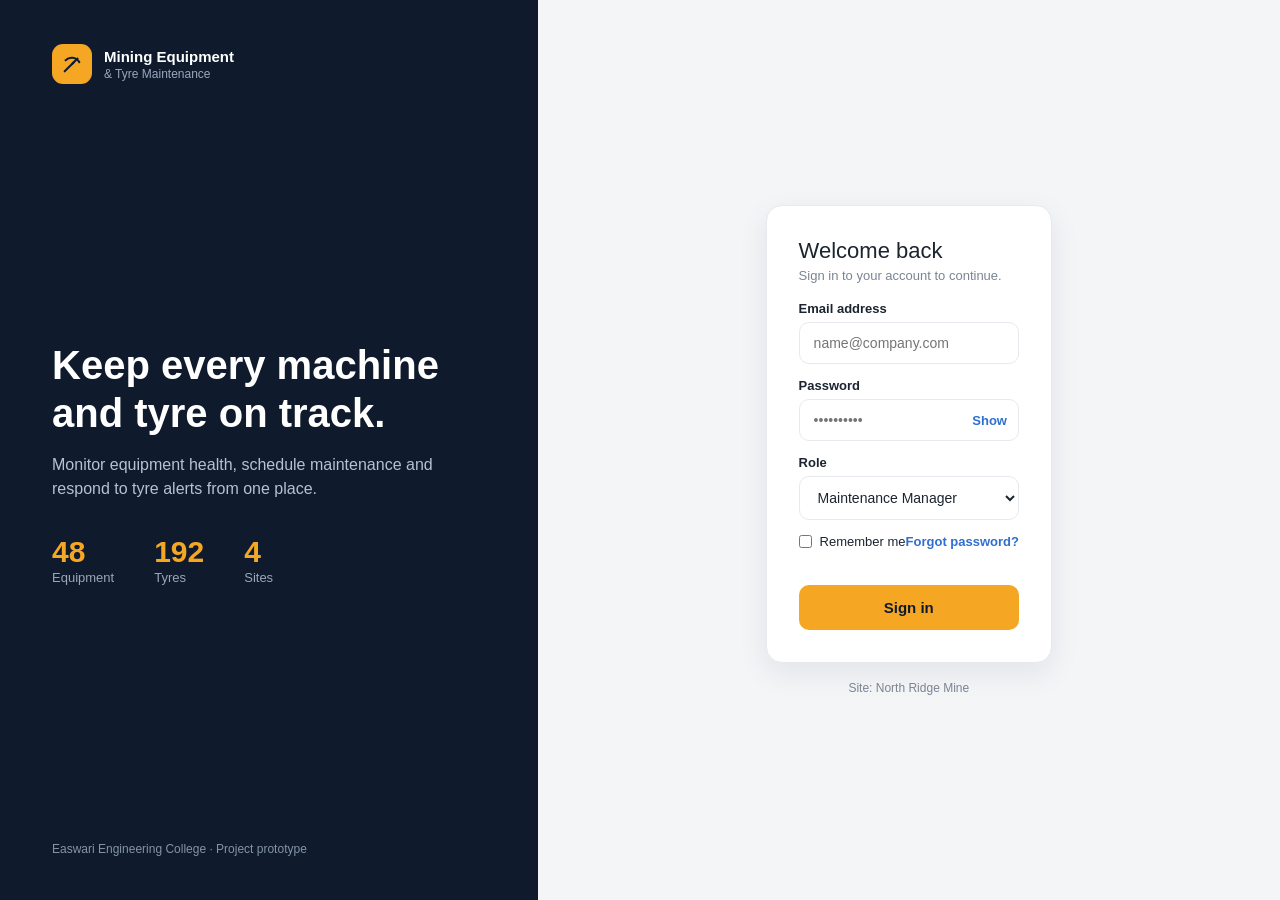
<file: index.html>
<!DOCTYPE html>
<html lang="en">
<head>
<meta charset="UTF-8">
<meta http-equiv="refresh" content="0; url=login.html">
<title>Mining Equipment &amp; Tyre Maintenance</title>
</head>
<body>
<p>Opening the platform... <a href="login.html">Click here if it does not open</a></p>
</body>
</html>
</file>
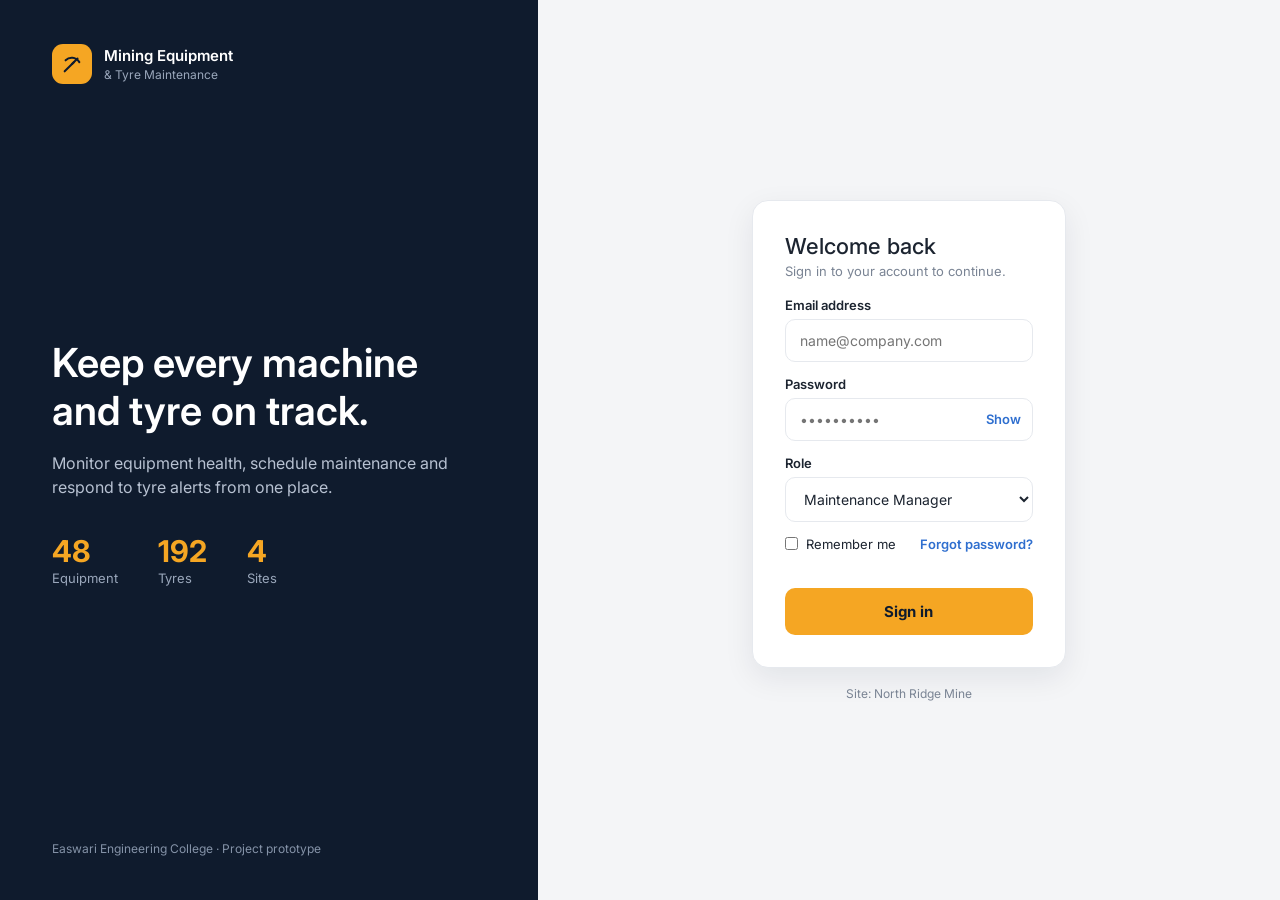
<file: alerts.html>
<!DOCTYPE html>
<html lang="en">
<head>
<meta charset="UTF-8">
<meta name="viewport" content="width=device-width, initial-scale=1">
<title>Alerts - Mining Equipment &amp; Tyre Maintenance</title>
<link href="https://fonts.googleapis.com/css2?family=Inter:wght@400;500;600;700&display=swap" rel="stylesheet">
<link rel="stylesheet" href="style.css">
</head>
<body data-key="alerts" data-title="Alerts">
<div class="app">
  <aside class="sidebar" id="sidebar"></aside>
  <div class="content">
    <header class="topbar" id="topbar"></header>
    <main class="main">
      <div class="top">
        <div>
          <h1>Alerts</h1>
          <p class="sub">Alerts for abnormal readings and overdue tasks, shown in order of severity.</p>
        </div>
      </div>
      <section class="mini-stats">
        <div class="card mini"><div class="label">Critical</div><div class="num c-red" id="cCrit">3</div></div>
        <div class="card mini"><div class="label">Warning</div><div class="num c-orange" id="cWarn">2</div></div>
        <div class="card mini"><div class="label">Information</div><div class="num c-blue" id="cInfo">1</div></div>
        <div class="card mini"><div class="label">Resolved today</div><div class="num c-green" id="cDone">0</div></div>
      </section>
      <div class="tools">
        <select id="filter"><option value="">All severity</option><option>Critical</option><option>Warning</option><option>Information</option></select>
      </div>
      <section class="card">
        <div class="card-head"><div><h2>Alerts</h2><p class="sub">Ordered by severity. Select "Mark resolved" when the problem is fixed.</p></div></div>
        <div id="alertList">
          <div class="alert" data-sev="Critical"><div class="icon bg-red" data-icon="gauge"></div><div style="flex:1"><b>Tyre pressure below recommended level</b><small>EQ-HT-023 · Front right · 88 PSI (limit 95)</small></div><span class="tag t-red">Critical</span><div class="time" style="margin-left:14px">8 min ago</div><button class="btn-sm resolve" style="margin-left:14px">Mark resolved</button></div>
          <div class="alert" data-sev="Critical"><div class="icon bg-red" data-icon="tool"></div><div style="flex:1"><b>Engine maintenance due</b><small>EQ-EX-012 · Due in 6 hrs</small></div><span class="tag t-red">Critical</span><div class="time" style="margin-left:14px">34 min ago</div><button class="btn-sm resolve" style="margin-left:14px">Mark resolved</button></div>
          <div class="alert" data-sev="Critical"><div class="icon bg-red" data-icon="thermo"></div><div style="flex:1"><b>High tyre temperature detected</b><small>EQ-DT-031 · Rear axle · 96 °C (limit 85)</small></div><span class="tag t-red">Critical</span><div class="time" style="margin-left:14px">1 hr ago</div><button class="btn-sm resolve" style="margin-left:14px">Mark resolved</button></div>
          <div class="alert" data-sev="Warning"><div class="icon bg-orange" data-icon="gauge"></div><div style="flex:1"><b>Tread life below 45%</b><small>EQ-DT-031 · Rear left · 42% remaining</small></div><span class="tag t-orange">Warning</span><div class="time" style="margin-left:14px">3 hrs ago</div><button class="btn-sm resolve" style="margin-left:14px">Mark resolved</button></div>
          <div class="alert" data-sev="Warning"><div class="icon bg-orange" data-icon="thermo"></div><div style="flex:1"><b>Tyre temperature rising</b><small>EQ-EX-012 · Front left · 78 °C</small></div><span class="tag t-orange">Warning</span><div class="time" style="margin-left:14px">5 hrs ago</div><button class="btn-sm resolve" style="margin-left:14px">Mark resolved</button></div>
          <div class="alert" data-sev="Information"><div class="icon bg-blue" data-icon="info"></div><div style="flex:1"><b>Drill calibration scheduled</b><small>EQ-DR-004 · 29 Oct 2026</small></div><span class="tag t-blue">Information</span><div class="time" style="margin-left:14px">Yesterday</div><button class="btn-sm resolve" style="margin-left:14px">Mark resolved</button></div>
        </div>
        <div class="empty hidden" id="none">No unresolved alerts. All clear.</div>
      </section>
    </main>
  </div>
</div>
<script src="app.js"></script>
<script>
// alerts: filter by severity, mark as resolved, update counts and the sidebar badge
var list = document.getElementById("alertList");
var filter = document.getElementById("filter");
var done = 0;
function counts() {
  var c = { Critical: 0, Warning: 0, Information: 0 };
  list.querySelectorAll(".alert").forEach(function (a) { c[a.dataset.sev]++; });
  document.getElementById("cCrit").textContent = c.Critical;
  document.getElementById("cWarn").textContent = c.Warning;
  document.getElementById("cInfo").textContent = c.Information;
  document.getElementById("cDone").textContent = done;
  var badge = document.querySelector(".menu a[data-key=alerts] .badge");
  if (badge) { badge.textContent = c.Critical; badge.style.display = c.Critical ? "" : "none"; }
  document.getElementById("none").classList.toggle("hidden", list.children.length > 0);
}
list.addEventListener("click", function (e) {
  if (!e.target.classList.contains("resolve")) return;
  e.target.closest(".alert").remove();
  done++; counts(); MT.toast("Alert marked as resolved.");
});
filter.addEventListener("change", function () {
  list.querySelectorAll(".alert").forEach(function (a) { a.style.display = (!filter.value || a.dataset.sev === filter.value) ? "" : "none"; });
});
counts();
</script>
</body>
</html>
</file>
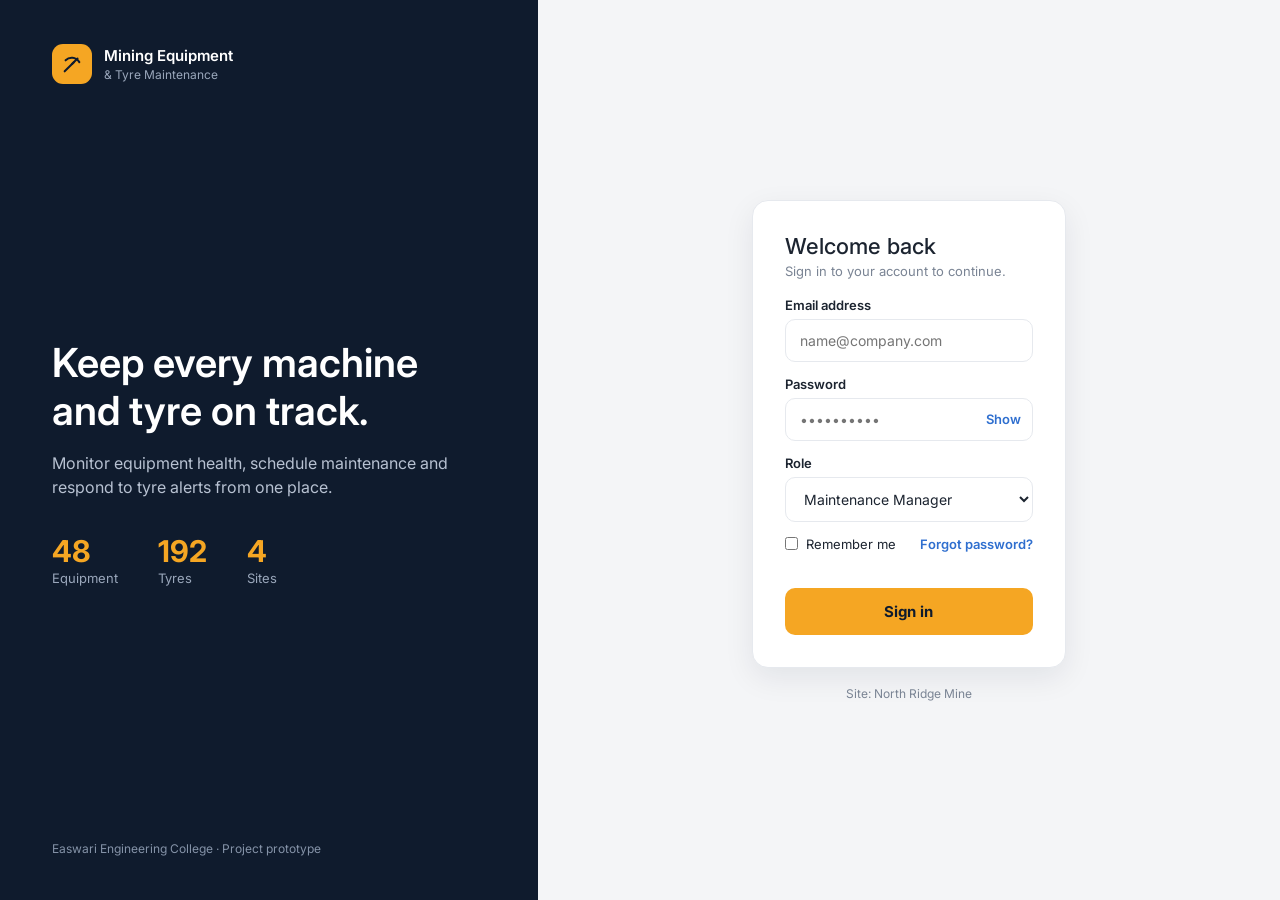
<file: dashboard.html>
<!DOCTYPE html>
<html lang="en">
<head>
<meta charset="UTF-8">
<meta name="viewport" content="width=device-width, initial-scale=1">
<title>Dashboard - Mining Equipment &amp; Tyre Maintenance</title>
<link href="https://fonts.googleapis.com/css2?family=Inter:wght@400;500;600;700&display=swap" rel="stylesheet">
<link rel="stylesheet" href="style.css">
</head>
<body data-key="dashboard" data-title="Dashboard">
<div class="app">
  <aside class="sidebar" id="sidebar"></aside>

  <div class="content">
    <header class="topbar" id="topbar"></header>

    <main class="main">
      <div class="top">
        <div>
          <h1>Operations Dashboard</h1>
          <p class="sub">Fleet health, maintenance priorities and tyre performance at a glance.</p>
        </div>
        <div class="live">Live · Updated 09:42 <span data-icon="refresh"></span></div>
      </div>

      <!-- Summary cards -->
      <section class="stats">
        <div class="card stat"><div class="head"><div class="label">Total Equipment</div><span class="ico bg-blue" data-icon="truck"></span></div><div class="row"><div class="num">48</div><div class="note c-blue">Across 4 sites</div></div></div>
        <div class="card stat"><div class="head"><div class="label">Active Equipment</div><span class="ico bg-green" data-icon="pulse"></span></div><div class="row"><div class="num">39</div><div class="note c-green">81.3% utilization</div></div></div>
        <div class="card stat"><div class="head"><div class="label">Under Maintenance</div><span class="ico bg-orange" data-icon="tool"></span></div><div class="row"><div class="num">6</div><div class="note c-orange">2 due today</div></div></div>
        <div class="card stat"><div class="head"><div class="label">Critical Alerts</div><span class="ico bg-red" data-icon="alert"></span></div><div class="row"><div class="num">3</div><div class="note c-red">Requires action</div></div></div>
        <div class="card stat"><div class="head"><div class="label">Total Tyres</div><span class="ico bg-dark" data-icon="tyre"></span></div><div class="row"><div class="num">192</div><div class="note">176 in service</div></div></div>
        <div class="card stat"><div class="head"><div class="label">Tyres Requiring Attention</div><span class="ico bg-orange" data-icon="gauge"></span></div><div class="row"><div class="num">12</div><div class="note c-orange">6.3% of fleet</div></div></div>
      </section>

      <!-- Charts and alerts -->
      <section class="grid3">
        <div class="card">
          <div class="card-head"><div><h2>Equipment Status</h2><p class="sub">Live fleet availability</p></div><a href="tyres-equipment.html#equipment">View fleet ↗</a></div>
          <div class="chart-wrap">
            <div class="donut" style="background: conic-gradient(#2A9D6F 0 81%, #D98A1A 81% 94%, #8b95a5 94% 98%, #D64545 98% 100%);"><div><span><b>48</b><small>EQUIPMENT</small></span></div></div>
            <div class="legend">
              <div class="l"><span><i style="background:#2A9D6F"></i>Active</span><b>39</b><span class="pct">81%</span></div>
              <div class="l"><span><i style="background:#D98A1A"></i>Maintenance</span><b>6</b><span class="pct">13%</span></div>
              <div class="l"><span><i style="background:#8b95a5"></i>Idle</span><b>2</b><span class="pct">4%</span></div>
              <div class="l"><span><i style="background:#D64545"></i>Breakdown</span><b>1</b><span class="pct">2%</span></div>
            </div>
          </div>
        </div>

        <div class="card">
          <div class="card-head"><div><h2>Tyre Health Overview</h2><p class="sub">Real-time pressure &amp; temperature</p></div><a href="tyres-equipment.html#tyres">View tyres ↗</a></div>
          <div class="chart-wrap">
            <div class="donut" style="background: conic-gradient(#2A9D6F 0 93.7%, #D98A1A 93.7% 98.4%, #D64545 98.4% 100%);"><div><span><b>192</b><small>TYRES</small></span></div></div>
            <div class="legend">
              <div class="l"><span><i style="background:#2A9D6F"></i>Healthy</span><b>180</b><span class="pct">93.7%</span></div>
              <div class="l"><span><i style="background:#D98A1A"></i>Warning</span><b>9</b><span class="pct">4.7%</span></div>
              <div class="l"><span><i style="background:#D64545"></i>Critical</span><b>3</b><span class="pct">1.6%</span></div>
              <div class="info"><span data-icon="info"></span>12 tyres require attention</div>
            </div>
          </div>
        </div>

        <div class="card">
          <div class="card-head"><div><h2>Critical Alerts</h2><p class="sub">3 unresolved alerts</p></div><a href="alerts.html">View all ↗</a></div>
          <div class="alert"><div class="icon bg-red" data-icon="gauge"></div><div><b>Tyre pressure below recommended level</b><small>EQ-HT-023 · Front right</small></div><div class="time">8 min ago</div></div>
          <div class="alert"><div class="icon bg-orange" data-icon="tool"></div><div><b>Engine maintenance due</b><small>EQ-EX-012 · Due in 6 hrs</small></div><div class="time">34 min ago</div></div>
          <div class="alert"><div class="icon bg-red" data-icon="thermo"></div><div><b>High tyre temperature detected</b><small>EQ-DT-031 · Rear axle</small></div><div class="time">1 hr ago</div></div>
        </div>
      </section>

      <!-- Recent maintenance -->
      <section class="card">
        <div class="card-head"><div><h2>Recent Maintenance Activities</h2><p class="sub">Latest service work across the fleet</p></div><a href="maintenance.html">View maintenance ↗</a></div>
        <div class="table-box">
          <table>
            <tr><th>Equipment ID</th><th>Equipment Name</th><th>Maintenance Type</th><th>Date</th><th>Technician</th><th>Status</th></tr>
            <tr><td class="id">EQ-EX-012</td><td>CAT 6060 Excavator</td><td>Preventive service</td><td>30 Sep 2026</td><td>A. Ndlovu</td><td><span class="tag t-green">Completed</span></td></tr>
            <tr><td class="id">EQ-DT-031</td><td>Komatsu 930E Truck</td><td>Tyre rotation</td><td>30 Sep 2026</td><td>M. Peterson</td><td><span class="tag t-blue">In Progress</span></td></tr>
            <tr><td class="id">EQ-LD-008</td><td>CAT 994K Loader</td><td>Hydraulic inspection</td><td>29 Sep 2026</td><td>S. Williams</td><td><span class="tag t-green">Completed</span></td></tr>
            <tr><td class="id">EQ-DR-004</td><td>Epiroc Pit Viper 351</td><td>Drill calibration</td><td>29 Sep 2026</td><td>T. Mokoena</td><td><span class="tag t-orange">Scheduled</span></td></tr>
            <tr><td class="id">EQ-GR-017</td><td>Komatsu GD655 Grader</td><td>Brake inspection</td><td>28 Sep 2026</td><td>L. Chen</td><td><span class="tag t-green">Completed</span></td></tr>
          </table>
        </div>
      </section>
    </main>
  </div>
</div>
<script src="app.js"></script>
</body>
</html>
</file>
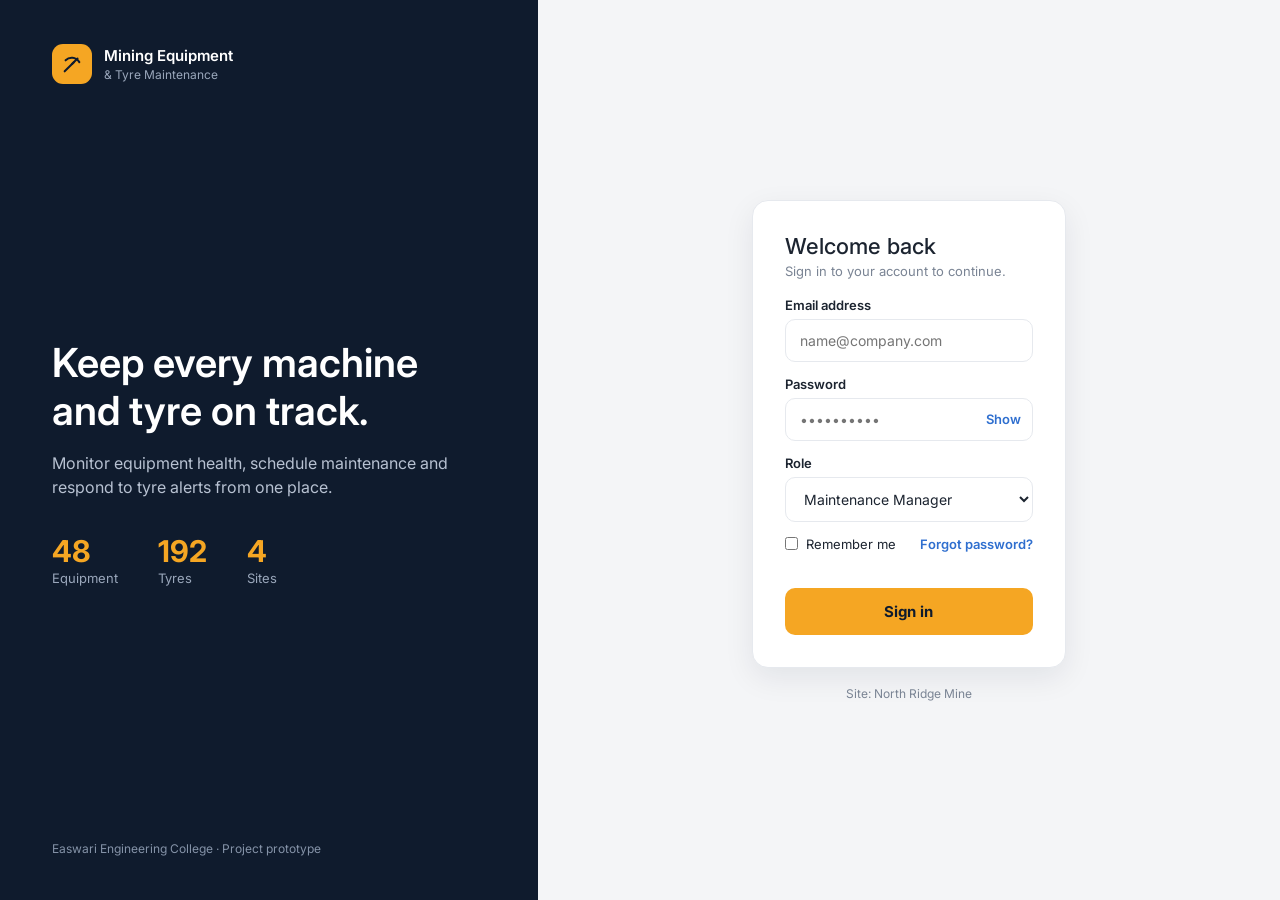
<file: login.html>
<!DOCTYPE html>
<html lang="en">
<head>
<meta charset="UTF-8">
<meta name="viewport" content="width=device-width, initial-scale=1">
<title>Sign in - Mining Equipment &amp; Tyre Maintenance</title>
<link href="https://fonts.googleapis.com/css2?family=Inter:wght@400;500;600;700&display=swap" rel="stylesheet">
<link rel="stylesheet" href="style.css">
</head>
<body>
<div class="login-page">

  <!-- Left: brand panel -->
  <section class="login-left">
    <div class="login-brand">
      <div class="logo-mark">
        <svg class="i" viewBox="0 0 24 24"><path d="M4 20L14 10"/><path d="M5 8c4-4 11-4 15 2"/><path d="M12 12l6-6"/></svg>
      </div>
      <div class="brand-text"><b>Mining Equipment</b><small>&amp; Tyre Maintenance</small></div>
    </div>

    <div>
      <h1>Keep every machine and tyre on track.</h1>
      <p>Monitor equipment health, schedule maintenance and respond to tyre alerts from one place.</p>
      <div class="login-stats">
        <div><b>48</b><small>Equipment</small></div>
        <div><b>192</b><small>Tyres</small></div>
        <div><b>4</b><small>Sites</small></div>
      </div>
    </div>

    <div class="login-foot">Easwari Engineering College · Project prototype</div>
  </section>

  <!-- Right: sign-in card -->
  <section class="login-right">
    <div>
      <form class="login-card" id="loginForm" novalidate>
        <h2>Welcome back</h2>
        <p class="sub">Sign in to your account to continue.</p>

        <label for="email">Email address</label>
        <input id="email" type="email" placeholder="name@company.com" autocomplete="username">

        <label for="password">Password</label>
        <div class="pw">
          <input id="password" type="password" placeholder="••••••••••" autocomplete="current-password">
          <button type="button" id="toggle">Show</button>
        </div>

        <label for="role">Role</label>
        <select id="role">
          <option>Admin</option>
          <option selected>Maintenance Manager</option>
          <option>Technician</option>
          <option>Operator</option>
        </select>

        <div class="remember">
          <label><input type="checkbox" id="remember"> Remember me</label>
          <a href="#" id="forgot">Forgot password?</a>
        </div>

        <div class="error" id="error" role="alert"></div>
        <button class="btn" type="submit">Sign in</button>
      </form>
      <div class="site-line">Site: North Ridge Mine</div>
    </div>
  </section>

</div>

<script>
// show / hide password
document.getElementById("toggle").addEventListener("click", function () {
  var p = document.getElementById("password");
  var hidden = p.type === "password";
  p.type = hidden ? "text" : "password";
  this.textContent = hidden ? "Hide" : "Show";
});

document.getElementById("forgot").addEventListener("click", function (e) {
  e.preventDefault();
  document.getElementById("error").style.color = "#7a8494";
  document.getElementById("error").textContent = "Password reset is not available in this prototype.";
});

// Prototype login: any email and password are accepted (as described in the report).
// After login: Admin / Maintenance Manager -> dashboard, Technician / Operator -> equipment page.
document.getElementById("loginForm").addEventListener("submit", function (e) {
  e.preventDefault();
  var err = document.getElementById("error");
  err.style.color = "";
  var email = document.getElementById("email").value.trim();
  var pass = document.getElementById("password").value;
  var role = document.getElementById("role").value;

  if (!email || !pass) {
    err.textContent = "Please enter your email address and password.";
    return;
  }
  var name = email.split("@")[0].replace(/[._]+/g, " ").replace(/\b\w/g, function (c) { return c.toUpperCase(); });
  try {
    sessionStorage.setItem("mt_user", JSON.stringify({ name: name, role: role, email: email, site: "North Ridge Mine" }));
  } catch (x) {}
  window.location.href = (role === "Operator" || role === "Technician") ? "tyres-equipment.html" : "dashboard.html";
});
</script>
</body>
</html>
</file>
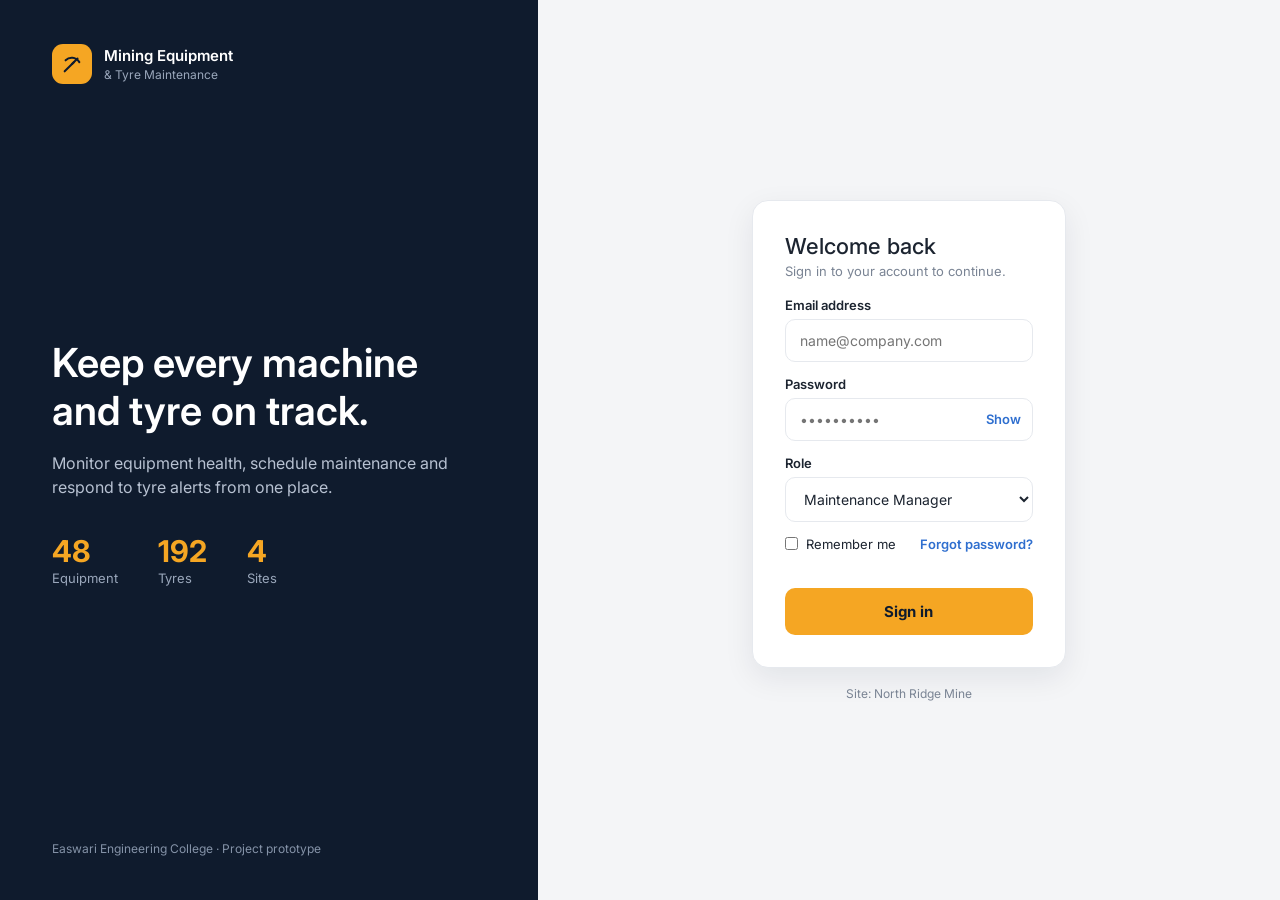
<file: maintenance.html>
<!DOCTYPE html>
<html lang="en">
<head>
<meta charset="UTF-8">
<meta name="viewport" content="width=device-width, initial-scale=1">
<title>Maintenance - Mining Equipment &amp; Tyre Maintenance</title>
<link href="https://fonts.googleapis.com/css2?family=Inter:wght@400;500;600;700&display=swap" rel="stylesheet">
<link rel="stylesheet" href="style.css">
</head>
<body data-key="maintenance" data-title="Maintenance">
<div class="app">
  <aside class="sidebar" id="sidebar"></aside>
  <div class="content">
    <header class="topbar" id="topbar"></header>
    <main class="main">
      <div class="top">
        <div>
          <h1>Maintenance</h1>
          <p class="sub">Preventive maintenance schedule and work orders for the fleet.</p>
        </div>
      </div>
      <section class="mini-stats">
        <div class="card mini"><div class="label">Open work orders</div><div class="num">5</div></div>
        <div class="card mini"><div class="label">In progress</div><div class="num c-blue">2</div></div>
        <div class="card mini"><div class="label">Overdue</div><div class="num c-red">1</div></div>
        <div class="card mini"><div class="label">Completed (30 days)</div><div class="num c-green">3</div></div>
      </section>
      <div class="tools">
        <input id="search" type="text" placeholder="Search by work order, equipment or technician...">
        <select id="filter"><option value="">All status</option><option>Scheduled</option><option>In Progress</option><option>Overdue</option><option>Completed</option></select>
      </div>
      <section class="card">
        <div class="card-head"><div><h2>Work Orders</h2><p class="sub">Preventive maintenance tasks and repairs</p></div></div>
        <div class="table-box">
          <table>
            <tr><th>Work Order</th><th>Equipment</th><th>Task</th><th>Priority</th><th>Assigned To</th><th>Due Date</th><th>Status</th></tr>
            <tr data-status="Scheduled"><td class="id">WO-1048</td><td>EQ-EX-012 · CAT 6060 Excavator</td><td>Engine maintenance</td><td>High</td><td>A. Ndlovu</td><td>26 Oct 2026</td><td><span class="tag t-orange">Scheduled</span></td></tr>
            <tr data-status="In Progress"><td class="id">WO-1047</td><td>EQ-DT-031 · Komatsu 930E Truck</td><td>Tyre rotation</td><td>High</td><td>M. Peterson</td><td>26 Oct 2026</td><td><span class="tag t-blue">In Progress</span></td></tr>
            <tr data-status="In Progress"><td class="id">WO-1046</td><td>EQ-HT-023 · CAT 797F Haul Truck</td><td>Tyre pressure correction</td><td>High</td><td>S. Williams</td><td>26 Oct 2026</td><td><span class="tag t-blue">In Progress</span></td></tr>
            <tr data-status="Scheduled"><td class="id">WO-1045</td><td>EQ-DR-004 · Epiroc Pit Viper 351</td><td>Drill calibration</td><td>Medium</td><td>T. Mokoena</td><td>29 Oct 2026</td><td><span class="tag t-orange">Scheduled</span></td></tr>
            <tr data-status="Overdue"><td class="id">WO-1044</td><td>EQ-WT-002 · CAT 777G Water Truck</td><td>Breakdown repair</td><td>High</td><td>L. Chen</td><td>24 Oct 2026</td><td><span class="tag t-red">Overdue</span></td></tr>
            <tr data-status="Completed"><td class="id">WO-1043</td><td>EQ-EX-012 · CAT 6060 Excavator</td><td>Preventive service</td><td>Medium</td><td>A. Ndlovu</td><td>30 Sep 2026</td><td><span class="tag t-green">Completed</span></td></tr>
            <tr data-status="Completed"><td class="id">WO-1042</td><td>EQ-LD-008 · CAT 994K Loader</td><td>Hydraulic inspection</td><td>Medium</td><td>S. Williams</td><td>29 Sep 2026</td><td><span class="tag t-green">Completed</span></td></tr>
            <tr data-status="Completed"><td class="id">WO-1041</td><td>EQ-GR-017 · Komatsu GD655 Grader</td><td>Brake inspection</td><td>Low</td><td>L. Chen</td><td>28 Sep 2026</td><td><span class="tag t-green">Completed</span></td></tr>
          </table>
        </div>
      </section>
    </main>
  </div>
</div>
<script src="app.js"></script>
<script>
// search and status filter
var search = document.getElementById("search"), filter = document.getElementById("filter");
function apply() {
  var t = search.value.toLowerCase(), s = filter.value;
  document.querySelectorAll("tr[data-status]").forEach(function (r) {
    r.style.display = (r.textContent.toLowerCase().indexOf(t) !== -1 && (!s || r.dataset.status === s)) ? "" : "none";
  });
}
search.addEventListener("input", apply); filter.addEventListener("change", apply);
</script>
</body>
</html>
</file>
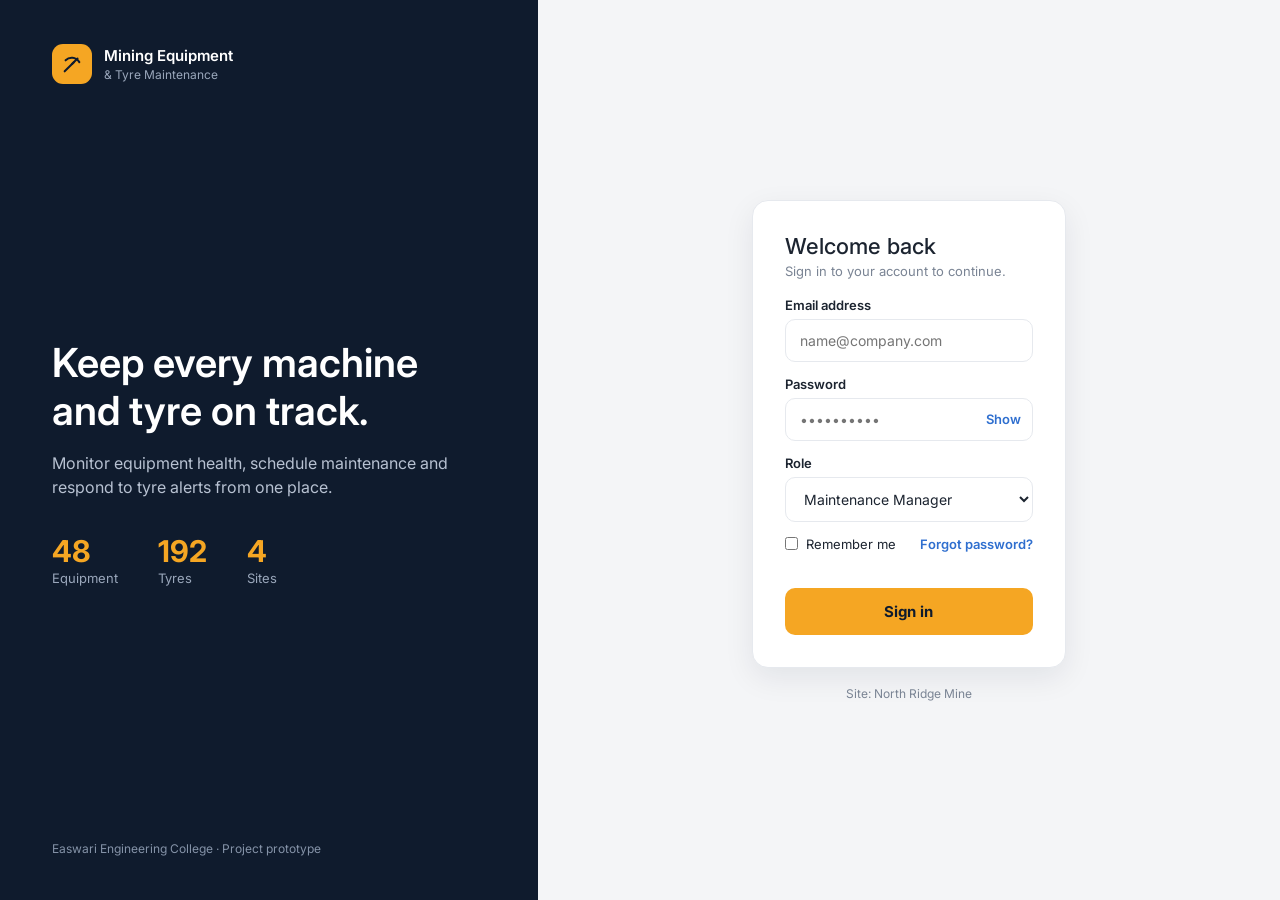
<file: reports.html>
<!DOCTYPE html>
<html lang="en">
<head>
<meta charset="UTF-8">
<meta name="viewport" content="width=device-width, initial-scale=1">
<title>Reports - Mining Equipment &amp; Tyre Maintenance</title>
<link href="https://fonts.googleapis.com/css2?family=Inter:wght@400;500;600;700&display=swap" rel="stylesheet">
<link rel="stylesheet" href="style.css">
</head>
<body data-key="reports" data-title="Reports">
<div class="app">
  <aside class="sidebar" id="sidebar"></aside>
  <div class="content">
    <header class="topbar" id="topbar"></header>
    <main class="main">
      <div class="top">
        <div>
          <h1>Reports</h1>
          <p class="sub">Tyre life, maintenance completion, downtime and cost summaries.</p>
        </div>
      </div>
      <div class="tools">
        <select id="period"><option value="7">Last 7 days</option><option value="30" selected>Last 30 days</option><option value="90">Last 90 days</option></select>
        <select id="site"><option>North Ridge Mine</option><option>All sites</option></select>
      </div>

      <section class="mini-stats">
        <div class="card mini"><div class="label">Maintenance completion</div><div class="num c-green" id="k1">92%</div></div>
        <div class="card mini"><div class="label">Downtime (hours)</div><div class="num c-orange" id="k2">64</div></div>
        <div class="card mini"><div class="label">Average tyre life</div><div class="num" id="k3">68%</div></div>
        <div class="card mini"><div class="label">Maintenance cost</div><div class="num" id="k4">$42,300</div></div>
      </section>

      <section class="grid2">
        <div class="card">
          <div class="card-head"><div><h2>Tyre Life Remaining</h2><p class="sub">Average tread life by equipment</p></div></div>
          <div id="chartLife"></div>
        </div>
        <div class="card">
          <div class="card-head"><div><h2>Downtime by Equipment</h2><p class="sub">Hours out of service</p></div></div>
          <div id="chartDown"></div>
        </div>
      </section>

      <section class="card">
        <div class="card-head"><div><h2>Cost Summary</h2><p class="sub">Maintenance cost by category</p></div></div>
        <div class="table-box">
          <table id="costTable"></table>
        </div>
      </section>
    </main>
  </div>
</div>
<script src="app.js"></script>
<script>
// sample report data for each period
var DATA = {
  7:  { k: ["95%", "14", "69%", "$9,800"],
        life: [["Komatsu 930E", 35], ["CAT 797F", 48], ["CAT 6060", 55], ["CAT 994K", 82], ["Komatsu GD655", 70]],
        down: [["CAT 777G", 9], ["Komatsu 930E", 3], ["CAT 797F", 2], ["CAT 6060", 0], ["CAT 994K", 0]],
        cost: [["Tyres", "$4,200"], ["Preventive service", "$3,100"], ["Repairs", "$2,500"]] },
  30: { k: ["92%", "64", "68%", "$42,300"],
        life: [["Komatsu 930E", 35], ["CAT 797F", 48], ["CAT 6060", 55], ["CAT 994K", 82], ["Komatsu GD655", 70]],
        down: [["CAT 777G", 28], ["Komatsu 930E", 14], ["CAT 797F", 12], ["CAT 6060", 7], ["CAT 994K", 3]],
        cost: [["Tyres", "$18,900"], ["Preventive service", "$13,400"], ["Repairs", "$10,000"]] },
  90: { k: ["89%", "181", "66%", "$128,600"],
        life: [["Komatsu 930E", 38], ["CAT 797F", 51], ["CAT 6060", 58], ["CAT 994K", 80], ["Komatsu GD655", 72]],
        down: [["CAT 777G", 74], ["Komatsu 930E", 41], ["CAT 797F", 36], ["CAT 6060", 20], ["CAT 994K", 10]],
        cost: [["Tyres", "$57,200"], ["Preventive service", "$40,100"], ["Repairs", "$31,300"]] }
};
function bars(id, rows, unit, colour, max) {
  document.getElementById(id).innerHTML = rows.map(function (r) {
    var c = typeof colour === "function" ? colour(r[1]) : colour;
    return '<div class="hbar"><span>' + r[0] + '</span><div class="track"><i style="width:' + Math.min(100, r[1] / max * 100) + '%;background:' + c + '"></i></div><b>' + r[1] + unit + '</b></div>';
  }).join("");
}
function draw() {
  var d = DATA[document.getElementById("period").value];
  ["k1","k2","k3","k4"].forEach(function (id, i) { document.getElementById(id).textContent = d.k[i]; });
  bars("chartLife", d.life, "%", function (v) { return v < 40 ? "#D64545" : v < 60 ? "#D98A1A" : "#2A9D6F"; }, 100);
  bars("chartDown", d.down, " h", "#D98A1A", Math.max.apply(null, d.down.map(function (r) { return r[1]; })) || 1);
  document.getElementById("costTable").innerHTML = "<tr><th>Category</th><th>Cost</th></tr>" +
    d.cost.map(function (r) { return "<tr><td>" + r[0] + "</td><td>" + r[1] + "</td></tr>"; }).join("");
}
document.getElementById("period").addEventListener("change", draw);
document.getElementById("site").addEventListener("change", function () { MT.toast("Sample data is shown for all sites."); });
draw();
</script>
</body>
</html>
</file>
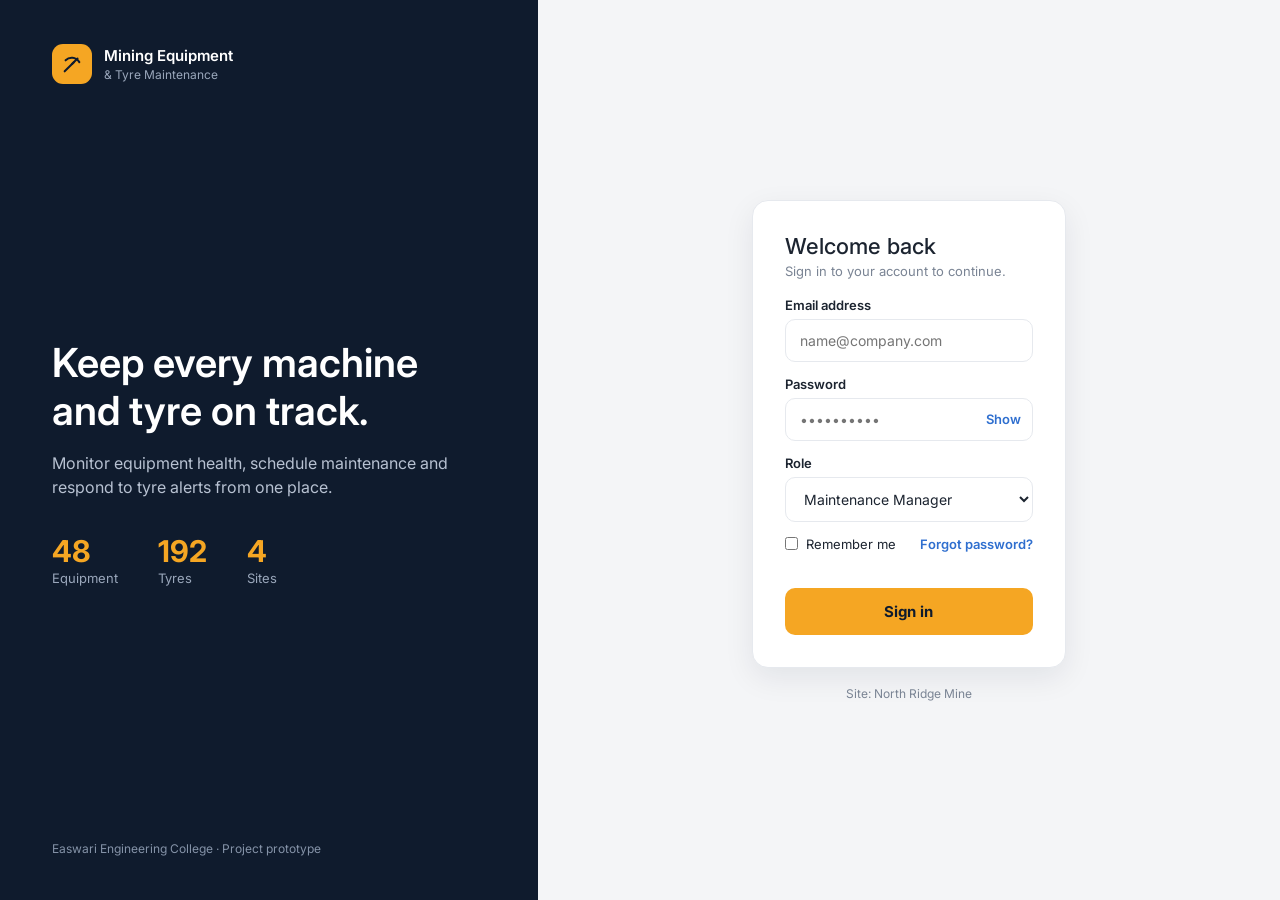
<file: tyres-equipment.html>
<!DOCTYPE html>
<html lang="en">
<head>
<meta charset="UTF-8">
<meta name="viewport" content="width=device-width, initial-scale=1">
<title>Equipment &amp; Tyre Management - Mining Equipment &amp; Tyre Maintenance</title>
<link href="https://fonts.googleapis.com/css2?family=Inter:wght@400;500;600;700&display=swap" rel="stylesheet">
<link rel="stylesheet" href="style.css">
</head>
<body data-key="equipment" data-title="Equipment">
<div class="app">
  <aside class="sidebar" id="sidebar"></aside>

  <div class="content">
    <header class="topbar" id="topbar"></header>

    <main class="main">
      <div class="top">
        <div>
          <h1 id="pageTitle">Equipment</h1>
          <p class="sub" id="pageSub">Track every machine at North Ridge Mine.</p>
        </div>
      </div>

      <div class="tabs">
        <button class="tab active" data-tab="equipment">Equipment</button>
        <button class="tab" data-tab="tyres" id="tyreTab">Tyre Tracking</button>
      </div>

      <div class="tools">
        <input id="search" type="text" placeholder="Search by ID or name...">
        <select id="filter"></select>
      </div>

      <!-- Equipment table -->
      <section class="card" id="equipment">
        <div class="card-head"><div><h2>Equipment List</h2><p class="sub">All machines at North Ridge Mine</p></div></div>
        <div class="table-box">
          <table>
            <tr><th>Equipment ID</th><th>Name</th><th>Type</th><th>Operating Hours</th><th>Next Service</th><th>Status</th></tr>
            <tr data-status="Active"><td class="id">EQ-EX-012</td><td>CAT 6060 Excavator</td><td>Excavator</td><td>6,420 hrs</td><td>In 6 hrs</td><td><span class="tag t-orange">Service Due</span></td></tr>
            <tr data-status="Active"><td class="id">EQ-DT-031</td><td>Komatsu 930E Truck</td><td>Dump Truck</td><td>9,180 hrs</td><td>12 Nov 2026</td><td><span class="tag t-red">Tyre Alert</span></td></tr>
            <tr data-status="Active"><td class="id">EQ-HT-023</td><td>CAT 797F Haul Truck</td><td>Haul Truck</td><td>7,950 hrs</td><td>05 Nov 2026</td><td><span class="tag t-red">Tyre Alert</span></td></tr>
            <tr data-status="Active"><td class="id">EQ-LD-008</td><td>CAT 994K Loader</td><td>Loader</td><td>5,310 hrs</td><td>20 Nov 2026</td><td><span class="tag t-green">Active</span></td></tr>
            <tr data-status="Active"><td class="id">EQ-DR-004</td><td>Epiroc Pit Viper 351</td><td>Drill</td><td>3,870 hrs</td><td>25 Oct 2026</td><td><span class="tag t-green">Active</span></td></tr>
            <tr data-status="Active"><td class="id">EQ-GR-017</td><td>Komatsu GD655 Grader</td><td>Grader</td><td>4,260 hrs</td><td>18 Nov 2026</td><td><span class="tag t-green">Active</span></td></tr>
            <tr data-status="Idle"><td class="id">EQ-BD-009</td><td>CAT D10T Bulldozer</td><td>Bulldozer</td><td>8,040 hrs</td><td>30 Nov 2026</td><td><span class="tag t-gray">Idle</span></td></tr>
            <tr data-status="Breakdown"><td class="id">EQ-WT-002</td><td>CAT 777G Water Truck</td><td>Water Truck</td><td>6,700 hrs</td><td>Repair needed</td><td><span class="tag t-red">Breakdown</span></td></tr>
          </table>
        </div>
      </section>

      <!-- Tyre tracking table -->
      <section class="card hidden" id="tyres">
        <div class="card-head"><div><h2>Tyre Tracking</h2><p class="sub">Pressure, temperature and wear of each tyre</p></div></div>
        <div class="table-box">
          <table>
            <tr><th>Tyre ID</th><th>Equipment</th><th>Position</th><th>Pressure (PSI)</th><th>Temp (°C)</th><th>Tread Life</th><th>Health</th></tr>
            <tr data-status="Critical"><td class="id">TY-023-FR</td><td>EQ-HT-023</td><td>Front right</td><td>88 (low)</td><td>74</td><td><span class="bar"><i style="width:48%;background:#D98A1A"></i></span>48%</td><td><span class="tag t-red">Critical</span></td></tr>
            <tr data-status="Critical"><td class="id">TY-031-RR</td><td>EQ-DT-031</td><td>Rear right</td><td>102</td><td>96 (high)</td><td><span class="bar"><i style="width:35%;background:#D64545"></i></span>35%</td><td><span class="tag t-red">Critical</span></td></tr>
            <tr data-status="Warning"><td class="id">TY-031-RL</td><td>EQ-DT-031</td><td>Rear left</td><td>100</td><td>84</td><td><span class="bar"><i style="width:42%;background:#D98A1A"></i></span>42%</td><td><span class="tag t-orange">Warning</span></td></tr>
            <tr data-status="Warning"><td class="id">TY-012-FL</td><td>EQ-EX-012</td><td>Front left</td><td>94</td><td>78</td><td><span class="bar"><i style="width:55%;background:#D98A1A"></i></span>55%</td><td><span class="tag t-orange">Warning</span></td></tr>
            <tr data-status="Healthy"><td class="id">TY-008-FL</td><td>EQ-LD-008</td><td>Front left</td><td>105</td><td>62</td><td><span class="bar"><i style="width:82%;background:#2A9D6F"></i></span>82%</td><td><span class="tag t-green">Healthy</span></td></tr>
            <tr data-status="Healthy"><td class="id">TY-008-FR</td><td>EQ-LD-008</td><td>Front right</td><td>104</td><td>63</td><td><span class="bar"><i style="width:80%;background:#2A9D6F"></i></span>80%</td><td><span class="tag t-green">Healthy</span></td></tr>
            <tr data-status="Healthy"><td class="id">TY-017-RL</td><td>EQ-GR-017</td><td>Rear left</td><td>98</td><td>60</td><td><span class="bar"><i style="width:70%;background:#2A9D6F"></i></span>70%</td><td><span class="tag t-green">Healthy</span></td></tr>
          </table>
        </div>
      </section>
    </main>
  </div>
</div>

<script src="app.js"></script>
<script>
// Tabs, search and filter
var canSeeTyres = MT.user.role !== "Operator";   // Operators only see Equipment (report section 4.8)
var filters = {
  equipment: ["All status", "Active", "Idle", "Breakdown"],
  tyres: ["All health", "Healthy", "Warning", "Critical"]
};
var titles = {
  equipment: ["Equipment", "Track every machine at North Ridge Mine."],
  tyres: ["Tyre Management", "Track the health of every tyre: pressure, temperature and wear."]
};
var current = "equipment";
var search = document.getElementById("search");
var filter = document.getElementById("filter");

if (!canSeeTyres) document.getElementById("tyreTab").classList.add("hidden");

function fillFilter() {
  filter.innerHTML = "";
  filters[current].forEach(function (name, i) {
    var o = document.createElement("option");
    o.value = i === 0 ? "" : name;
    o.textContent = name;
    filter.appendChild(o);
  });
}

function apply() {
  var text = search.value.toLowerCase();
  var status = filter.value;
  document.querySelectorAll("#" + current + " tr[data-status]").forEach(function (row) {
    var matchText = row.textContent.toLowerCase().indexOf(text) !== -1;
    var matchStatus = !status || row.dataset.status === status;
    row.style.display = matchText && matchStatus ? "" : "none";
  });
}

function show(tab) {
  if (tab === "tyres" && !canSeeTyres) tab = "equipment";
  current = tab;
  document.querySelectorAll(".tab").forEach(function (b) { b.classList.toggle("active", b.dataset.tab === tab); });
  document.getElementById("equipment").classList.toggle("hidden", tab !== "equipment");
  document.getElementById("tyres").classList.toggle("hidden", tab !== "tyres");
  document.getElementById("pageTitle").textContent = titles[tab][0];
  document.getElementById("pageSub").textContent = titles[tab][1];
  var crumb = document.querySelector(".crumb b");
  if (crumb) crumb.textContent = titles[tab][0];
  MT.setActive(tab);
  search.value = "";
  fillFilter();
  apply();
}

function tabFromHash() { return location.hash === "#tyres" ? "tyres" : "equipment"; }

document.querySelectorAll(".tab").forEach(function (btn) {
  btn.addEventListener("click", function () { location.hash = "#" + btn.dataset.tab; });
});
window.addEventListener("hashchange", function () { show(tabFromHash()); });
search.addEventListener("input", apply);
filter.addEventListener("change", apply);

show(tabFromHash());

// search sent from the top bar (?q=...)
var q = new URLSearchParams(location.search).get("q");
if (q) { search.value = q; apply(); }
</script>
</body>
</html>
</file>
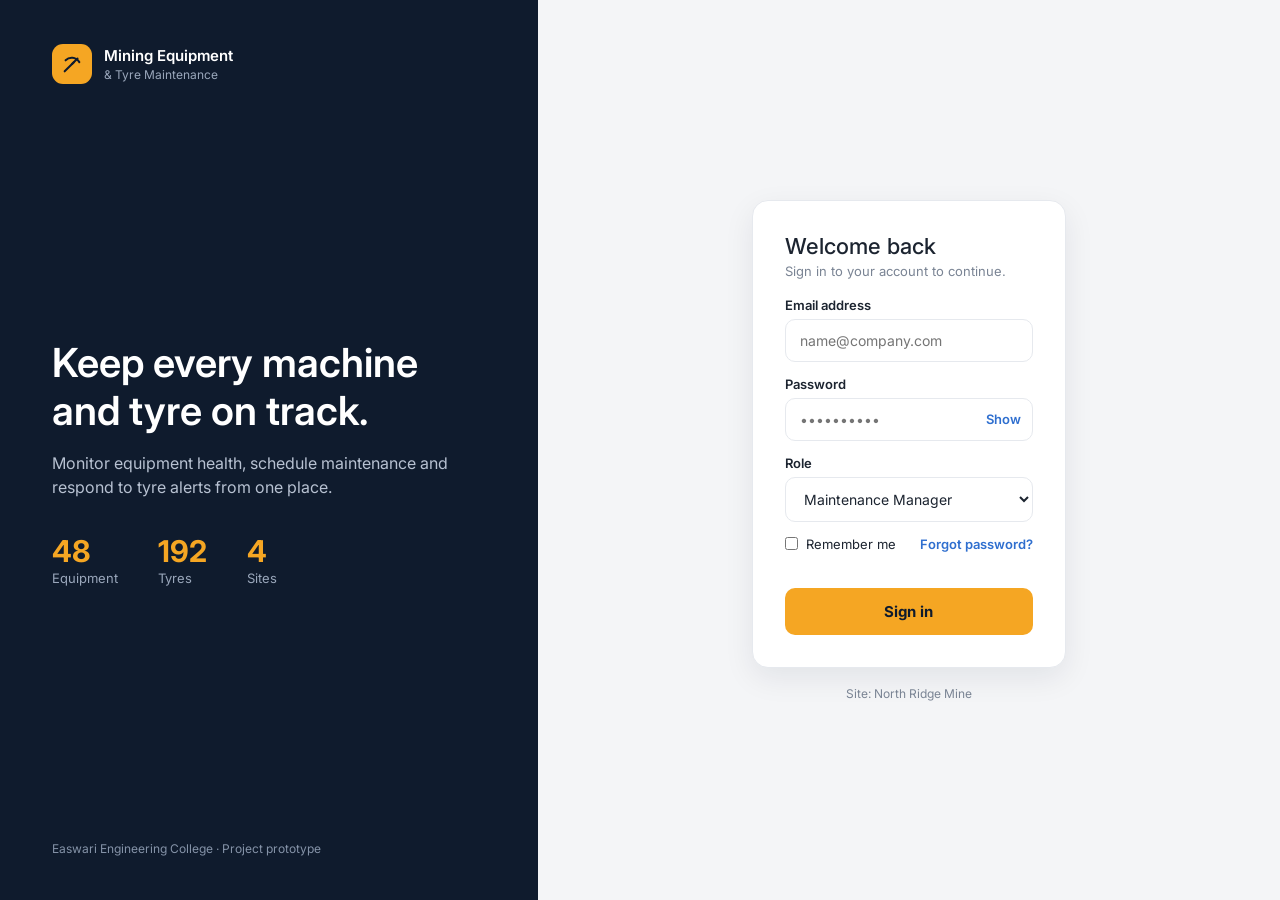
<file: users.html>
<!DOCTYPE html>
<html lang="en">
<head>
<meta charset="UTF-8">
<meta name="viewport" content="width=device-width, initial-scale=1">
<title>Users - Mining Equipment &amp; Tyre Maintenance</title>
<link href="https://fonts.googleapis.com/css2?family=Inter:wght@400;500;600;700&display=swap" rel="stylesheet">
<link rel="stylesheet" href="style.css">
</head>
<body data-key="users" data-title="Users">
<div class="app">
  <aside class="sidebar" id="sidebar"></aside>
  <div class="content">
    <header class="topbar" id="topbar"></header>
    <main class="main">
      <div class="top">
        <div>
          <h1>Users</h1>
          <p class="sub">Manage who can use the platform and what each role can open.</p>
        </div>
      </div>
      <div class="tools">
        <input id="search" type="text" placeholder="Search by name, email or role...">
        <select id="filter"><option value="">All status</option><option>Active</option><option>Inactive</option></select>
        <button class="btn-sm btn-amber" id="addBtn">+ Add user</button>
      </div>

      <div class="form-row hidden" id="addForm">
        <div><label for="nName">Name</label><input id="nName" type="text" placeholder="Full name"></div>
        <div><label for="nEmail">Email</label><input id="nEmail" type="email" placeholder="name@company.com"></div>
        <div><label for="nRole">Role</label><select id="nRole"><option>Admin</option><option>Maintenance Manager</option><option selected>Technician</option><option>Operator</option></select></div>
        <div><label for="nSite">Site</label><select id="nSite"><option>North Ridge Mine</option></select></div>
        <button class="btn-sm btn-amber" id="saveUser">Save user</button>
      </div>

      <section class="card">
        <div class="card-head"><div><h2>Users</h2><p class="sub">People who can sign in to the platform and their roles</p></div></div>
        <div class="table-box">
          <table id="userTable">
            <tr><th>Name</th><th>Email</th><th>Role</th><th>Site</th><th>Status</th></tr>
            <tr data-status="Active"><td class="id">Priya Nair</td><td>priya@northridge.com</td><td>Maintenance Manager</td><td>North Ridge Mine</td><td><span class="tag t-green">Active</span></td></tr>
            <tr data-status="Active"><td class="id">James Mitchell</td><td>james.mitchell@company.com</td><td>Admin</td><td>North Ridge Mine</td><td><span class="tag t-green">Active</span></td></tr>
            <tr data-status="Active"><td class="id">A. Ndlovu</td><td>a.ndlovu@northridge.com</td><td>Technician</td><td>North Ridge Mine</td><td><span class="tag t-green">Active</span></td></tr>
            <tr data-status="Active"><td class="id">M. Peterson</td><td>m.peterson@northridge.com</td><td>Technician</td><td>North Ridge Mine</td><td><span class="tag t-green">Active</span></td></tr>
            <tr data-status="Active"><td class="id">S. Williams</td><td>s.williams@northridge.com</td><td>Technician</td><td>North Ridge Mine</td><td><span class="tag t-green">Active</span></td></tr>
            <tr data-status="Active"><td class="id">T. Mokoena</td><td>t.mokoena@northridge.com</td><td>Operator</td><td>North Ridge Mine</td><td><span class="tag t-green">Active</span></td></tr>
            <tr data-status="Inactive"><td class="id">L. Chen</td><td>l.chen@northridge.com</td><td>Operator</td><td>North Ridge Mine</td><td><span class="tag t-gray">Inactive</span></td></tr>
          </table>
        </div>
      </section>
    </main>
  </div>
</div>
<script src="app.js"></script>
<script>
// users: search, filter and add a user (kept in this page only - sample data)
var search = document.getElementById("search"), filter = document.getElementById("filter");
function apply() {
  var t = search.value.toLowerCase(), s = filter.value;
  document.querySelectorAll("#userTable tr[data-status]").forEach(function (r) {
    r.style.display = (r.textContent.toLowerCase().indexOf(t) !== -1 && (!s || r.dataset.status === s)) ? "" : "none";
  });
}
search.addEventListener("input", apply); filter.addEventListener("change", apply);

function esc(s) { return s.replace(/&/g, "&amp;").replace(/</g, "&lt;").replace(/>/g, "&gt;"); }
document.getElementById("addBtn").addEventListener("click", function () {
  document.getElementById("addForm").classList.toggle("hidden");
});
document.getElementById("saveUser").addEventListener("click", function () {
  var n = document.getElementById("nName").value.trim(), e = document.getElementById("nEmail").value.trim();
  if (!n || !e) { MT.toast("Please enter the name and email."); return; }
  var tr = document.createElement("tr");
  tr.dataset.status = "Active";
  tr.innerHTML = '<td class="id">' + esc(n) + '</td><td>' + esc(e) + '</td><td>' + esc(document.getElementById("nRole").value) +
                 '</td><td>' + esc(document.getElementById("nSite").value) + '</td><td><span class="tag t-green">Active</span></td>';
  document.getElementById("userTable").appendChild(tr);
  document.getElementById("nName").value = ""; document.getElementById("nEmail").value = "";
  document.getElementById("addForm").classList.add("hidden");
  MT.toast("User added.");
});
</script>
</body>
</html>
</file>
<file: style.css>
/* MineTrack - Mining Equipment & Tyre Maintenance Platform
   Colours follow the report, section 4.7 (UI Design and Colour Scheme) */
:root {
  --navy: #0F1B2D;      /* sidebar and brand panel */
  --navy-2: #1a2a42;
  --amber: #F5A623;     /* logo, active menu marker, main buttons */
  --green: #2A9D6F;     /* success / healthy */
  --orange: #D98A1A;    /* warning / scheduled */
  --red: #D64545;       /* critical / breakdown */
  --blue: #2f6fcf;
  --gray: #8b95a5;
  --bg: #f4f5f7;
  --card: #ffffff;
  --text: #1c2430;
  --muted: #7a8494;
  --line: #e6e9ee;
}
* { box-sizing: border-box; margin: 0; padding: 0; }
body { font-family: "Inter", Arial, sans-serif; background: var(--bg); color: var(--text); font-size: 14px; }
a { color: var(--blue); text-decoration: none; font-weight: 600; }
svg.i { width: 18px; height: 18px; fill: none; stroke: currentColor; stroke-width: 2; stroke-linecap: round; stroke-linejoin: round; flex-shrink: 0; }

/* ---------- Layout ---------- */
.app { display: flex; min-height: 100vh; }
.sidebar { width: 260px; background: var(--navy); color: #cfd6e2; padding: 22px 16px; display: flex; flex-direction: column; position: sticky; top: 0; height: 100vh; flex-shrink: 0; }
.brand { display: flex; align-items: center; gap: 12px; padding: 0 8px 26px; }
.logo-mark { width: 40px; height: 40px; background: var(--amber); color: var(--navy); border-radius: 11px; display: grid; place-items: center; flex-shrink: 0; }
.logo-mark svg.i { width: 22px; height: 22px; stroke-width: 2.2; }
.brand-text b { display: block; color: #fff; font-size: 15px; font-weight: 600; }
.brand-text small { color: #9aa7bb; font-size: 12px; }
.menu-title { font-size: 11px; letter-spacing: 1px; color: #8593a8; padding: 0 12px 10px; font-weight: 600; }
.menu a { display: flex; align-items: center; gap: 14px; color: #cfd6e2; font-weight: 500; font-size: 15px; padding: 13px 14px; border-radius: 10px; margin-bottom: 6px; }
.menu a:hover { background: var(--navy-2); }
.menu a.active { background: var(--navy-2); color: #fff; font-weight: 700; border-left: 3px solid var(--amber); padding-left: 11px; }
.menu a.active svg.i { color: var(--amber); }
.badge { margin-left: auto; background: var(--red); color: #fff; border-radius: 50%; width: 24px; height: 24px; display: grid; place-items: center; font-size: 11px; font-weight: 700; font-style: normal; }
.site-box { margin-top: auto; background: var(--navy-2); border-radius: 12px; padding: 16px; }
.site-box small { color: #9aa7bb; font-weight: 600; letter-spacing: .5px; font-size: 11px; }
.site-box strong { display: block; color: #fff; font-size: 16px; margin: 6px 0 4px; }
.site-box span { color: #b7c1d1; font-size: 13px; }
.ok { margin-top: 18px; font-size: 13px; color: #b7c1d1; padding-left: 4px; }
.ok::before { content: ""; display: inline-block; width: 8px; height: 8px; background: var(--green); border-radius: 50%; margin-right: 8px; }

.content { flex: 1; min-width: 0; display: flex; flex-direction: column; }
.topbar { height: 64px; background: #fff; border-bottom: 1px solid var(--line); display: flex; align-items: center; gap: 14px; padding: 0 40px; position: sticky; top: 0; z-index: 5; }
.crumb small { display: block; color: var(--muted); font-size: 11px; }
.crumb b { font-weight: 500; font-size: 14px; }
.search { margin-left: auto; display: flex; align-items: center; gap: 8px; border: 1px solid var(--line); border-radius: 10px; padding: 0 12px; height: 38px; width: 340px; max-width: 45vw; color: var(--muted); }
.search input { border: none; outline: none; flex: 1; font-size: 13px; font-family: inherit; background: transparent; color: var(--text); min-width: 0; }
.search kbd { font-family: inherit; font-size: 11px; color: var(--muted); border: 1px solid var(--line); border-radius: 5px; padding: 2px 6px; background: #f8f9fb; white-space: nowrap; }
.icon-btn { position: relative; width: 38px; height: 38px; border-radius: 10px; border: none; background: none; display: grid; place-items: center; color: var(--text); cursor: pointer; }
.icon-btn:hover { background: var(--bg); }
.icon-btn .dot { position: absolute; top: 8px; right: 9px; width: 9px; height: 9px; background: var(--red); border-radius: 50%; border: 2px solid #fff; }
.user { position: relative; display: flex; align-items: center; gap: 10px; cursor: pointer; padding: 4px 6px; border-radius: 10px; }
.user:hover { background: var(--bg); }
.avatar { width: 34px; height: 34px; border-radius: 50%; background: var(--navy); color: #fff; display: grid; place-items: center; font-size: 12px; font-weight: 600; }
.user b { display: block; font-size: 13px; font-weight: 600; }
.user small { color: var(--muted); font-size: 11px; }
.menu-pop { position: absolute; right: 0; top: 52px; background: #fff; border: 1px solid var(--line); border-radius: 10px; box-shadow: 0 8px 24px rgba(0,0,0,.12); min-width: 160px; display: none; overflow: hidden; }
.menu-pop.open { display: block; }
.menu-pop a { display: block; padding: 12px 16px; color: var(--text); font-weight: 500; }
.menu-pop a:hover { background: var(--bg); }

.main { flex: 1; padding: 32px 40px; min-width: 0; }
.top { display: flex; justify-content: space-between; align-items: flex-start; margin-bottom: 24px; flex-wrap: wrap; gap: 12px; }
h1 { font-size: 30px; font-weight: 400; }
.sub { color: var(--muted); margin-top: 6px; font-size: 15px; }
.live { background: #fff; border: 1px solid var(--line); border-radius: 10px; padding: 10px 14px; font-size: 13px; display: flex; align-items: center; gap: 8px; }
.live::before { content: ""; width: 8px; height: 8px; background: var(--green); border-radius: 50%; }
.live svg.i { width: 15px; height: 15px; color: var(--muted); }

/* ---------- Cards ---------- */
.card { background: var(--card); border: 1px solid var(--line); border-radius: 14px; padding: 22px; box-shadow: 0 1px 3px rgba(0,0,0,.04); }
.card h2 { font-size: 19px; font-weight: 500; }
.card .sub { font-size: 13px; margin-top: 4px; }
.card-head { display: flex; justify-content: space-between; align-items: flex-start; margin-bottom: 18px; }
.card-head a { font-size: 13px; }

.stats { display: grid; grid-template-columns: repeat(6, 1fr); gap: 16px; margin-bottom: 24px; }
.stat { min-height: 130px; padding: 18px; display: flex; flex-direction: column; justify-content: space-between; }
.stat .head { display: flex; justify-content: space-between; align-items: flex-start; gap: 8px; }
.stat .label { color: var(--muted); font-size: 13px; max-width: 90px; }
.stat .num { font-size: 34px; }
.stat .note { font-size: 12px; font-weight: 600; text-align: right; }
.row { display: flex; justify-content: space-between; align-items: flex-end; gap: 6px; }
.ico { width: 40px; height: 40px; border-radius: 12px; display: grid; place-items: center; flex-shrink: 0; }
.c-blue { color: var(--blue); } .c-green { color: var(--green); } .c-orange { color: var(--orange); } .c-red { color: var(--red); }
.bg-blue { background: #e7effb; color: var(--blue); }
.bg-green { background: #e6f5ee; color: var(--green); }
.bg-orange { background: #fdf0d9; color: var(--orange); }
.bg-red { background: #fde8e8; color: var(--red); }
.bg-dark { background: #eceff3; color: var(--text); }

.grid3 { display: grid; grid-template-columns: repeat(3, 1fr); gap: 20px; margin-bottom: 24px; }
.chart-wrap { display: flex; align-items: center; gap: 22px; }
.donut { width: 170px; height: 170px; border-radius: 50%; display: grid; place-items: center; flex-shrink: 0; }
.donut div { width: 110px; height: 110px; background: #fff; border-radius: 50%; display: grid; place-items: center; text-align: center; }
.donut b { font-size: 30px; font-weight: 400; display: block; }
.donut small { font-size: 10px; color: var(--muted); letter-spacing: 1px; }
.legend { flex: 1; }
.legend .l { display: grid; grid-template-columns: 1fr auto 46px; align-items: center; padding: 7px 0; font-size: 14px; gap: 8px; }
.legend .l > span:first-child { display: flex; align-items: center; white-space: nowrap; }
.legend i { display: inline-block; width: 10px; height: 10px; border-radius: 2px; margin-right: 10px; flex-shrink: 0; }
.legend .pct { color: var(--muted); font-size: 12px; text-align: right; }
.info { display: flex; align-items: center; gap: 8px; color: var(--muted); font-size: 12px; margin-top: 8px; }
.info svg.i { width: 15px; height: 15px; color: var(--blue); }

.alert { display: flex; gap: 14px; padding: 14px 0; border-bottom: 1px solid var(--line); align-items: flex-start; }
.alert:last-child { border-bottom: none; }
.alert .icon { width: 38px; height: 38px; border-radius: 10px; display: grid; place-items: center; flex-shrink: 0; }
.alert b { font-size: 13px; display: block; }
.alert small { color: var(--muted); font-size: 12px; }
.alert .time { margin-left: auto; color: var(--muted); font-size: 11px; white-space: nowrap; }

/* ---------- Tables ---------- */
.table-box { border: 1px solid var(--line); border-radius: 12px; overflow: hidden; overflow-x: auto; }
table { width: 100%; border-collapse: collapse; }
th { background: #f8f9fb; text-align: left; font-size: 11px; letter-spacing: .5px; color: var(--muted); padding: 14px 16px; font-weight: 500; text-transform: uppercase; }
td { padding: 16px; border-top: 1px solid var(--line); font-size: 14px; white-space: nowrap; }
td.id { color: var(--blue); font-weight: 700; }
.tag { display: inline-block; padding: 5px 12px; border-radius: 20px; font-size: 12px; font-weight: 700; }
.tag::before { content: "• "; }
.t-green { background: #e6f5ee; color: var(--green); }
.t-blue { background: #e7effb; color: var(--blue); }
.t-orange { background: #fdf0d9; color: var(--orange); }
.t-red { background: #fde8e8; color: var(--red); }
.t-gray { background: #eceff3; color: var(--gray); }

/* ---------- Tabs, search ---------- */
.tabs { display: flex; gap: 8px; margin-bottom: 18px; }
.tab { padding: 10px 20px; border-radius: 10px; border: 1px solid var(--line); background: #fff; font-size: 14px; font-weight: 600; cursor: pointer; color: var(--text); font-family: inherit; }
.tab.active { background: var(--navy); color: #fff; border-color: var(--navy); }
.tools { display: flex; gap: 12px; margin-bottom: 16px; flex-wrap: wrap; }
.tools input, .tools select { padding: 11px 14px; border: 1px solid var(--line); border-radius: 10px; font-size: 14px; font-family: inherit; background: #fff; }
.tools input { flex: 1; min-width: 200px; }
.hidden { display: none !important; }
.bar { height: 8px; background: #eceff3; border-radius: 8px; width: 110px; overflow: hidden; display: inline-block; vertical-align: middle; margin-right: 8px; }
.bar i { display: block; height: 100%; }

/* ---------- Toast ---------- */
.toast { position: fixed; left: 50%; bottom: 28px; transform: translateX(-50%); background: var(--navy); color: #fff; padding: 12px 20px; border-radius: 10px; font-size: 14px; opacity: 0; pointer-events: none; transition: opacity .2s; z-index: 50; }
.toast.show { opacity: 1; }

/* ---------- Login (matches report Figure 5.1) ---------- */
.login-page { min-height: 100vh; display: grid; grid-template-columns: 42% 58%; }
.login-left { background: var(--navy); color: #fff; padding: 44px 52px; display: flex; flex-direction: column; justify-content: space-between; }
.login-brand { display: flex; align-items: center; gap: 12px; }
.login-left h1 { font-size: 40px; font-weight: 600; line-height: 1.2; max-width: 420px; }
.login-left p { color: #b7c1d1; font-size: 16px; margin-top: 16px; max-width: 400px; line-height: 1.5; }
.login-stats { display: flex; gap: 40px; margin-top: 34px; }
.login-stats b { display: block; font-size: 30px; color: var(--amber); font-weight: 700; }
.login-stats small { color: #9aa7bb; font-size: 13px; }
.login-foot { color: #8593a8; font-size: 12px; }
.login-right { background: var(--bg); display: grid; place-items: center; padding: 30px; }
.login-card { background: #fff; border: 1px solid var(--line); border-radius: 16px; padding: 32px; width: 100%; max-width: 420px; box-shadow: 0 10px 30px rgba(15,27,45,.08); }
.login-card h2 { font-size: 22px; font-weight: 500; }
.login-card .sub { margin: 4px 0 18px; font-size: 13px; }
.login-card label { display: block; font-size: 13px; font-weight: 600; margin: 14px 0 6px; }
.login-card input[type=text], .login-card input[type=password], .login-card input[type=email], .login-card select { width: 100%; padding: 12px 14px; border: 1px solid var(--line); border-radius: 10px; font-size: 14px; font-family: inherit; background: #fff; color: var(--text); }
.login-card input:focus, .login-card select:focus { outline: none; border-color: var(--amber); box-shadow: 0 0 0 3px #fdf0d9; }
.pw { position: relative; }
.pw button { position: absolute; right: 12px; top: 50%; transform: translateY(-50%); background: none; border: none; color: var(--blue); font-weight: 600; font-size: 13px; cursor: pointer; font-family: inherit; }
.remember { display: flex; justify-content: space-between; align-items: center; margin-top: 14px; font-size: 13px; }
.remember label { margin: 0; font-weight: 400; display: flex; align-items: center; gap: 8px; }
.error { color: var(--red); font-size: 13px; min-height: 20px; margin-top: 10px; }
.btn { width: 100%; margin-top: 6px; padding: 14px; border: none; border-radius: 10px; background: var(--amber); color: var(--navy); font-size: 15px; font-weight: 700; cursor: pointer; font-family: inherit; }
.btn:hover { filter: brightness(.95); }
.site-line { text-align: center; color: var(--muted); font-size: 12px; margin-top: 18px; }

@media (max-width: 1200px) { .stats { grid-template-columns: repeat(3, 1fr); } .grid3 { grid-template-columns: 1fr; } }
@media (max-width: 800px) {
  .sidebar { display: none; } .main { padding: 20px; } .topbar { padding: 0 16px; } .search { display: none; }
  .user div:not(.avatar):not(.menu-pop) { display: none; }
  .login-page { grid-template-columns: 1fr; } .login-left { display: none; }
  .stats { grid-template-columns: repeat(2, 1fr); }
}

/* ---------- Extra pages: maintenance, alerts, reports, users ---------- */
.mini-stats { display: grid; grid-template-columns: repeat(4, 1fr); gap: 16px; margin-bottom: 24px; }
.mini { padding: 18px; }
.mini .label { color: var(--muted); font-size: 13px; }
.mini .num { font-size: 30px; margin-top: 8px; }
.btn-sm { padding: 8px 14px; border-radius: 8px; border: 1px solid var(--line); background: #fff; font-size: 13px; font-weight: 600; cursor: pointer; font-family: inherit; color: var(--text); }
.btn-sm:hover { background: var(--bg); }
.btn-amber { background: var(--amber); border-color: var(--amber); color: var(--navy); }
.btn-amber:hover { filter: brightness(.95); background: var(--amber); }
.form-row { display: grid; grid-template-columns: repeat(4, 1fr) auto; gap: 12px; align-items: end; margin-bottom: 18px; padding: 16px; border: 1px dashed var(--line); border-radius: 12px; background: #fafbfc; }
.form-row label { display: block; font-size: 12px; font-weight: 600; margin-bottom: 6px; color: var(--muted); }
.form-row input, .form-row select { width: 100%; padding: 10px 12px; border: 1px solid var(--line); border-radius: 8px; font-size: 14px; font-family: inherit; background: #fff; }
.hbar { display: grid; grid-template-columns: 150px 1fr 70px; align-items: center; gap: 12px; padding: 9px 0; font-size: 14px; }
.hbar .track { height: 12px; background: #eceff3; border-radius: 8px; overflow: hidden; }
.hbar .track i { display: block; height: 100%; border-radius: 8px; }
.hbar b { text-align: right; font-weight: 600; }
.grid2 { display: grid; grid-template-columns: 1fr 1fr; gap: 20px; margin-bottom: 24px; }
.empty { padding: 24px; text-align: center; color: var(--muted); }
tr.done td { color: var(--muted); }
@media (max-width: 1100px) { .mini-stats { grid-template-columns: repeat(2, 1fr); } .grid2 { grid-template-columns: 1fr; } .form-row { grid-template-columns: 1fr 1fr; } }
</file>
